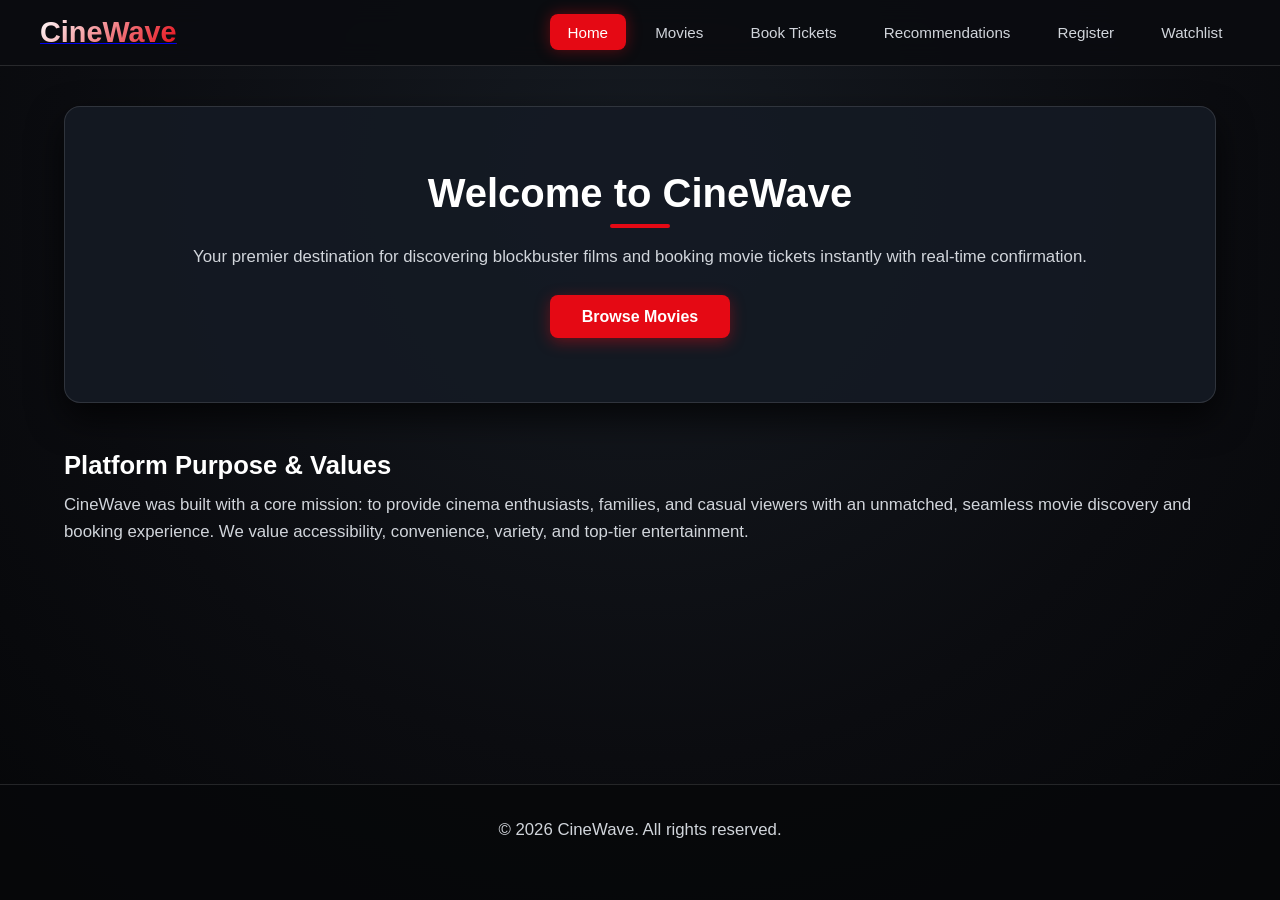
<file: wd-assign2/index.html>
<!DOCTYPE html>
<html lang="en">
<head>
    <meta charset="UTF-8">
    <meta name="viewport" content="width=device-width, initial-scale=1.0">
    <title>CineWave - Home</title>
    <style>
        :root {
            --bg-main: #07080a;
            --bg-card: rgba(20, 26, 36, 0.9);
            --accent-red: #e50914;
            --accent-red-hover: #f6121d;
            --accent-glow: rgba(229, 9, 20, 0.4);
            --text-primary: #ffffff;
            --text-secondary: #d1d5db;
            --border-color: rgba(255, 255, 255, 0.12);
        }

        @keyframes pageGlideIn {
            from { opacity: 0; transform: translateY(20px); }
            to { opacity: 1; transform: translateY(0); }
        }

        * { margin: 0; padding: 0; box-sizing: border-box; }

        body {
            font-family: 'Segoe UI', Tahoma, Geneva, Verdana, sans-serif;
            background: radial-gradient(circle at 50% 20%, #161b22 0%, #0b0c10 60%, #050608 100%);
            color: var(--text-primary);
            min-height: 100vh;
            display: flex;
            flex-direction: column;
            animation: pageGlideIn 0.4s ease forwards;
        }

        header {
            background: rgba(11, 12, 16, 0.95);
            backdrop-filter: blur(12px);
            border-bottom: 1px solid var(--border-color);
            padding: 1rem 2rem;
            position: sticky;
            top: 0;
            z-index: 1000;
        }

        nav {
            max-width: 1200px;
            margin: 0 auto;
            display: flex;
            justify-content: space-between;
            align-items: center;
        }

        .logo span {
            font-size: 1.8rem;
            font-weight: 800;
            background: linear-gradient(135deg, #ffffff 0%, var(--accent-red) 100%);
            -webkit-background-clip: text;
            -webkit-text-fill-color: transparent;
            text-decoration: none;
        }

        nav ul {
            list-style: none;
            display: flex;
            gap: 0.75rem;
            align-items: center;
        }

        nav ul li a {
            color: var(--text-secondary);
            text-decoration: none;
            font-size: 0.95rem;
            padding: 0.6rem 1.1rem;
            border-radius: 8px;
            transition: all 0.25s ease;
        }

        nav ul li a:hover {
            color: var(--text-primary);
            background-color: rgba(255, 255, 255, 0.1);
        }

        nav ul li a.active {
            color: var(--text-primary);
            background-color: var(--accent-red);
            box-shadow: 0 0 15px var(--accent-glow);
        }

        main {
            max-width: 1200px;
            width: 100%;
            margin: 2.5rem auto;
            padding: 0 1.5rem;
            flex: 1;
        }

        .hero {
            text-align: center;
            padding: 4rem 2rem;
            background: var(--bg-card);
            border: 1px solid var(--border-color);
            border-radius: 16px;
            margin-bottom: 3rem;
            box-shadow: 0 15px 35px rgba(0, 0, 0, 0.7);
        }

        h1 {
            font-size: 2.5rem;
            font-weight: 800;
            margin-bottom: 1rem;
            color: #fff;
        }

        h1::after {
            content: '';
            display: block;
            width: 60px;
            height: 4px;
            background: var(--accent-red);
            border-radius: 2px;
            margin: 8px auto 0 auto;
        }

        p {
            color: var(--text-secondary);
            font-size: 1.05rem;
            margin-bottom: 1.5rem;
            line-height: 1.6;
        }

        .btn {
            display: inline-block;
            background-color: var(--accent-red);
            color: #fff;
            padding: 0.8rem 2rem;
            border-radius: 8px;
            text-decoration: none;
            font-weight: 700;
            transition: all 0.25s ease;
            box-shadow: 0 4px 15px var(--accent-glow);
        }

        .btn:hover {
            background-color: var(--accent-red-hover);
            transform: translateY(-2px);
        }

        section h2 {
            font-size: 1.6rem;
            margin-bottom: 0.75rem;
            color: #fff;
        }

        footer {
            background-color: rgba(7, 8, 10, 0.95);
            border-top: 1px solid var(--border-color);
            text-align: center;
            padding: 2rem 1.5rem;
            color: #9ca3af;
            font-size: 0.85rem;
            margin-top: auto;
        }
    </style>
</head>
<body>
    <header>
        <nav>
            <a href="index.html" class="logo"><span>CineWave</span></a>
            <ul>
                <li><a href="index.html" class="active">Home</a></li>
                <li><a href="movies.html">Movies</a></li>
                <li><a href="booking.html">Book Tickets</a></li>
                <li><a href="recommend.html">Recommendations</a></li>
                <li><a href="register.html">Register</a></li>
                <li><a href="watchlist.html">Watchlist</a></li>
            </ul>
        </nav>
    </header>

    <main>
        <section class="hero">
            <h1>Welcome to CineWave</h1>
            <p>Your premier destination for discovering blockbuster films and booking movie tickets instantly with real-time confirmation.</p>
            <a href="movies.html" class="btn">Browse Movies</a>
        </section>

        <section>
            <h2>Platform Purpose & Values</h2>
            <p>CineWave was built with a core mission: to provide cinema enthusiasts, families, and casual viewers with an unmatched, seamless movie discovery and booking experience. We value accessibility, convenience, variety, and top-tier entertainment.</p>
        </section>
    </main>

    <footer>
        <p>&copy; 2026 CineWave. All rights reserved.</p>
    </footer>
</body>
</html>
</file>
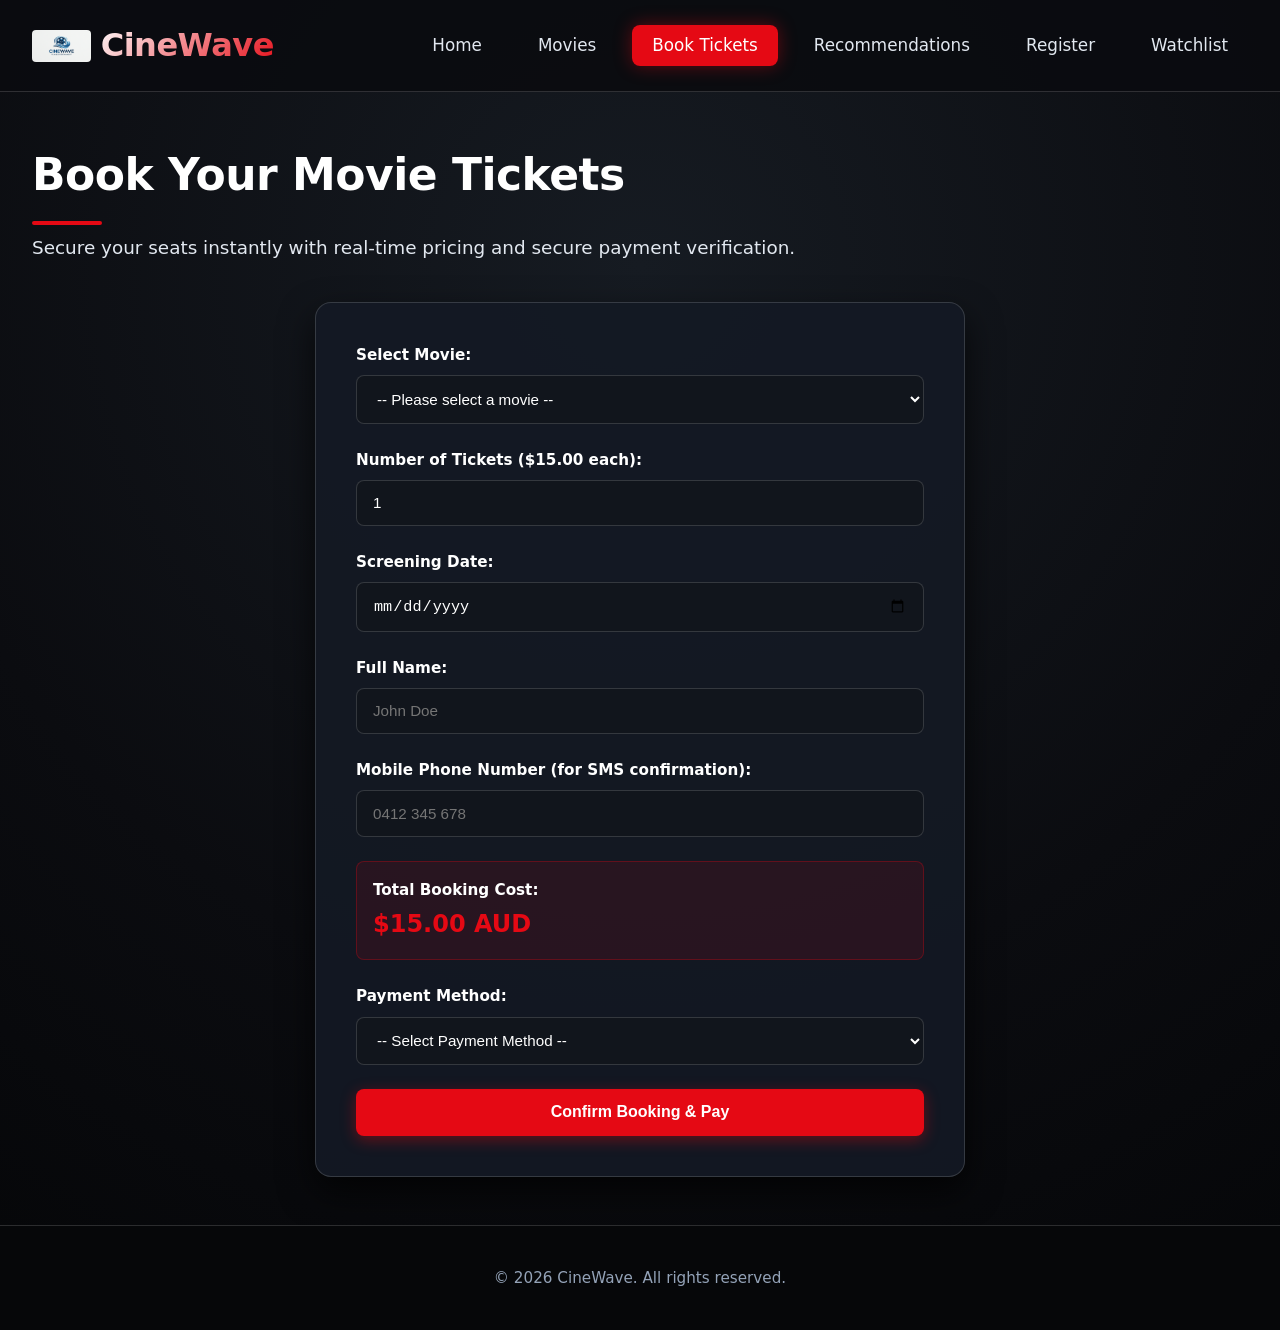
<file: wd-assign2/booking.html>
<!DOCTYPE html>
<html lang="en">
<head>
    <meta charset="UTF-8">
    <meta name="viewport" content="width=device-width, initial-scale=1.0">
    <title>Book Tickets - CineWave</title>
    <link rel="stylesheet" href="css/style.css">
</head>
<body>
    <header>
        <nav>
            <a href="index.html" class="logo">
                <img src="image/logo.jpg" alt="CineWave Logo">
                <span>CineWave</span>
            </a>
            <ul>
                <li><a href="index.html">Home</a></li>
                <li><a href="movies.html">Movies</a></li>
                <li><a href="booking.html" class="active">Book Tickets</a></li>
                <li><a href="recommend.html">Recommendations</a></li>
                <li><a href="register.html">Register</a></li>
                <li><a href="watchlist.html">Watchlist</a></li>
            </ul>
        </nav>
    </header>

    <main>
        <h1>Book Your Movie Tickets</h1>
        <p class="subtitle">Secure your seats instantly with real-time pricing and secure payment verification.</p>
        
        <form id="bookingForm" class="booking-form" onsubmit="handleBooking(event)">
            <div class="form-group">
                <label for="movie">Select Movie:</label>
                <select id="movie" name="movie" required>
                    <option value="">-- Please select a movie --</option>
                    <option value="3 Idiots">3 Idiots</option>
                    <option value="Interstellar">Interstellar</option>
                    <option value="The Nun">The Nun</option>
                    <option value="The Incredibles">The Incredibles</option>
                    <option value="Get Out">Get Out</option>
                    <option value="Finlay Kane">Finlay Kane</option>
                </select>
            </div>

            <div class="form-group">
                <label for="tickets">Number of Tickets ($15.00 each):</label>
                <input type="number" id="tickets" name="tickets" min="1" max="10" value="1" required>
            </div>

            <div class="form-group">
                <label for="date">Screening Date:</label>
                <input type="date" id="date" name="date" required>
            </div>

            <div class="form-group">
                <label for="fullname">Full Name:</label>
                <input type="text" id="fullname" name="fullname" placeholder="John Doe" required>
            </div>

            <div class="form-group">
                <label for="phone">Mobile Phone Number (for SMS confirmation):</label>
                <input type="tel" id="phone" name="phone" placeholder="0412 345 678" required>
            </div>

            <!-- Booking Cost Display -->
            <div class="form-group" style="background: rgba(229, 9, 20, 0.1); padding: 1rem; border-radius: 8px; border: 1px solid rgba(229, 9, 20, 0.3);">
                <label style="color: #fff; margin-bottom: 0.2rem;">Total Booking Cost:</label>
                <span id="totalCostDisplay" style="font-size: 1.5rem; font-weight: 800; color: #e50914;">$15.00 AUD</span>
            </div>

            <!-- Payment Logic Selection -->
            <div class="form-group">
                <label for="paymentMethod">Payment Method:</label>
                <select id="paymentMethod" name="paymentMethod" required>
                    <option value="">-- Select Payment Method --</option>
                    <option value="Credit Card">Credit / Debit Card</option>
                    <option value="PayPal">PayPal</option>
                    <option value="CommBank NetBank">CommBank NetBank Transfer</option>
                </select>
            </div>

            <!-- Conditional Credit Card Fields (Hidden by default) -->
            <div id="creditCardDetails" style="display: none; border-left: 3px solid #e50914; padding-left: 1rem; margin-bottom: 1.5rem;">
                <div class="form-group">
                    <label for="cardNumber">Card Number:</label>
                    <input type="text" id="cardNumber" name="cardNumber" placeholder="16-digit card number" maxlength="16">
                </div>
                <div style="display: grid; grid-template-columns: 1fr 1fr; gap: 1rem;">
                    <div class="form-group">
                        <label for="cardExpiry">Expiry Date:</label>
                        <input type="text" id="cardExpiry" name="cardExpiry" placeholder="MM/YY" maxlength="5">
                    </div>
                    <div class="form-group">
                        <label for="cardCvv">CVV:</label>
                        <input type="password" id="cardCvv" name="cardCvv" placeholder="123" maxlength="3">
                    </div>
                </div>
            </div>

            <button type="submit" class="btn-submit">Confirm Booking & Pay</button>
        </form>

        <div id="confirmation-box" style="display: none;">
            <h2>🎉 Booking Confirmed & Paid!</h2>
            <p style="margin-top: 1rem;">Thank you, <span id="conf-name" style="color: #fff; font-weight: bold;"></span>!</p>
            <p>Your seats for <span id="conf-movie" style="color: var(--accent-red); font-weight: bold;"></span> have been reserved for <span id="conf-date" style="color: #fff; font-weight: bold;"></span>.</p>
            <p style="margin-top: 0.5rem; color: #94a3b8;">Payment Summary: <span id="conf-total" style="color: #fff; font-weight: bold;"></span></p>
            <button onclick="resetBookingForm()" class="btn-submit" style="width: auto; margin-top: 1.5rem; padding: 0.7rem 1.5rem;">Book Another Ticket</button>
        </div>
    </main>

    <footer>
        <p>&copy; 2026 CineWave. All rights reserved.</p>
    </footer>

    <script src="js/script.js"></script>
</body>
</html>
</file>
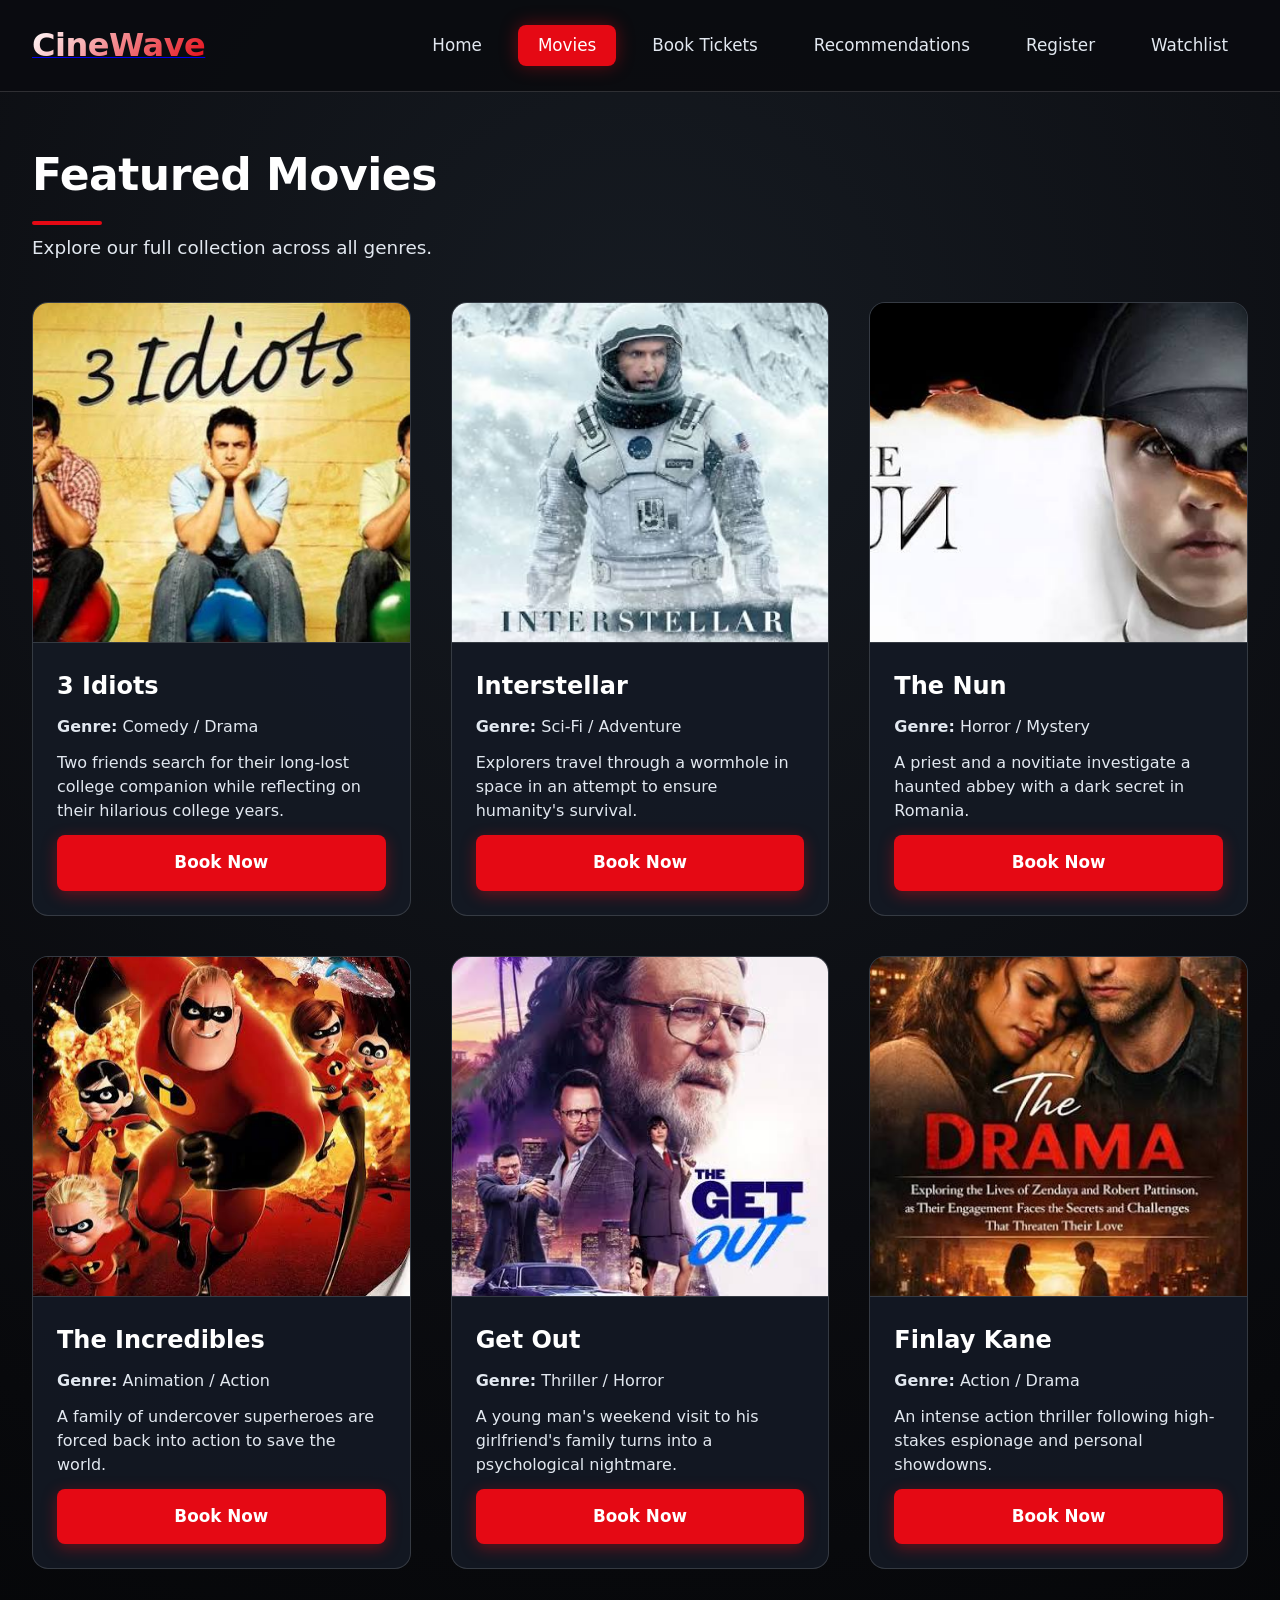
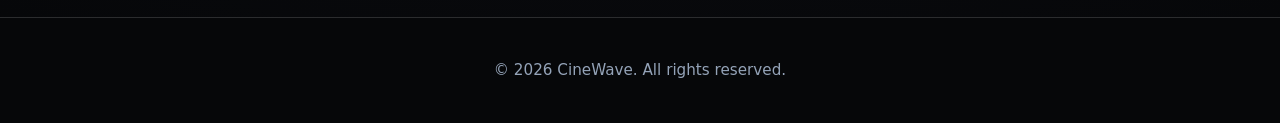
<file: wd-assign2/movies.html>
<!DOCTYPE html>
<html lang="en">
<head>
    <meta charset="UTF-8">
    <meta name="viewport" content="width=device-width, initial-scale=1.0">
    <title>Explore Movies - CineWave</title>
    <style>
        :root {
            --bg-main: #07080a;
            --bg-card: rgba(20, 26, 36, 0.92);
            --bg-card-hover: rgba(28, 37, 51, 1);
            --accent-red: #e50914;
            --accent-red-hover: #f6121d;
            --accent-glow: rgba(229, 9, 20, 0.4);
            --text-primary: #ffffff;
            --text-secondary: #e2e8f0;
            --border-color: rgba(255, 255, 255, 0.15);
        }

        @keyframes pageGlideIn {
            from { opacity: 0; transform: translateY(15px); }
            to { opacity: 1; transform: translateY(0); }
        }

        * {
            margin: 0;
            padding: 0;
            box-sizing: border-box;
        }

        body {
            font-family: 'Inter', 'Segoe UI', system-ui, -apple-system, sans-serif;
            background: radial-gradient(circle at 50% 20%, #161b22 0%, #0b0c10 60%, #050608 100%);
            color: var(--text-primary);
            min-height: 100vh;
            display: flex;
            flex-direction: column;
            animation: pageGlideIn 0.4s ease forwards;
            font-size: 16px;
            line-height: 1.6;
        }

        /* Navigation Header */
        header {
            background: rgba(11, 12, 16, 0.95);
            backdrop-filter: blur(14px);
            border-bottom: 1px solid var(--border-color);
            padding: 1.25rem 2rem;
            position: sticky;
            top: 0;
            z-index: 1000;
        }

        nav {
            max-width: 1280px;
            margin: 0 auto;
            display: flex;
            justify-content: space-between;
            align-items: center;
        }

        .logo span {
            font-size: 2rem;
            font-weight: 800;
            letter-spacing: -0.5px;
            background: linear-gradient(135deg, #ffffff 0%, var(--accent-red) 100%);
            -webkit-background-clip: text;
            -webkit-text-fill-color: transparent;
            text-decoration: none;
        }

        nav ul {
            list-style: none;
            display: flex;
            gap: 1rem;
            align-items: center;
        }

        nav ul li a {
            color: var(--text-secondary);
            text-decoration: none;
            font-size: 1.05rem;
            font-weight: 500;
            padding: 0.65rem 1.25rem;
            border-radius: 8px;
            transition: all 0.25s ease;
        }

        nav ul li a:hover {
            color: var(--text-primary);
            background-color: rgba(255, 255, 255, 0.1);
        }

        nav ul li a.active {
            color: var(--text-primary);
            background-color: var(--accent-red);
            box-shadow: 0 0 18px var(--accent-glow);
        }

        /* Main Content Layout */
        main {
            max-width: 1280px;
            width: 100%;
            margin: 3rem auto;
            padding: 0 2rem;
            flex: 1;
        }

        h1 {
            font-size: 2.75rem;
            font-weight: 800;
            margin-bottom: 0.5rem;
            color: #fff;
            letter-spacing: -0.5px;
        }

        h1::after {
            content: '';
            display: block;
            width: 70px;
            height: 4px;
            background: var(--accent-red);
            border-radius: 2px;
            margin-top: 10px;
        }

        p.subtitle {
            color: var(--text-secondary);
            font-size: 1.15rem;
            margin-bottom: 2.5rem;
        }

        /* Strict Grid Layout */
        .movie-grid {
            display: grid;
            grid-template-columns: repeat(auto-fill, minmax(320px, 1fr));
            gap: 2.5rem;
        }

        /* Movie Card Styling */
        .movie-card {
            background: var(--bg-card);
            border: 1px solid var(--border-color);
            border-radius: 16px;
            overflow: hidden;
            display: flex;
            flex-direction: column;
            transition: transform 0.3s ease, border-color 0.3s ease, box-shadow 0.3s ease;
        }

        .movie-card:hover {
            transform: translateY(-8px);
            border-color: var(--accent-red);
            box-shadow: 0 16px 35px rgba(229, 9, 20, 0.35);
            background-color: var(--bg-card-hover);
        }

        .movie-card img {
            width: 100% !important;
            height: 340px !important;
            max-height: 340px !important;
            object-fit: cover !important;
            display: block;
            border-bottom: 1px solid var(--border-color);
        }

        .movie-card-content {
            padding: 1.5rem;
            display: flex;
            flex-direction: column;
            flex: 1;
        }

        .movie-card-content h2 {
            font-size: 1.5rem;
            font-weight: 700;
            color: #fff;
            margin-bottom: 0.6rem;
        }

        .movie-card-content p {
            color: var(--text-secondary);
            font-size: 1rem;
            margin-bottom: 0.75rem;
            line-height: 1.5;
        }

        /* Action Button */
        .btn {
            display: inline-block;
            text-align: center;
            background-color: var(--accent-red);
            color: #fff;
            padding: 0.9rem 1.25rem;
            border-radius: 8px;
            text-decoration: none;
            font-weight: 700;
            font-size: 1.05rem;
            margin-top: auto;
            transition: background-color 0.25s ease, transform 0.25s ease, box-shadow 0.25s ease;
            box-shadow: 0 4px 15px var(--accent-glow);
        }

        .btn:hover {
            background-color: var(--accent-red-hover);
            transform: translateY(-2px);
            box-shadow: 0 6px 20px rgba(246, 18, 29, 0.5);
        }

        /* Footer */
        footer {
            background-color: rgba(7, 8, 10, 0.95);
            border-top: 1px solid var(--border-color);
            text-align: center;
            padding: 2.5rem 2rem;
            color: #94a3b8;
            font-size: 0.95rem;
            margin-top: auto;
        }
    </style>
</head>
<body>
    <header>
        <nav>
            <a href="index.html" class="logo"><span>CineWave</span></a>
            <ul>
                <li><a href="index.html">Home</a></li>
                <li><a href="movies.html" class="active">Movies</a></li>
                <li><a href="booking.html">Book Tickets</a></li>
                <li><a href="recommend.html">Recommendations</a></li>
                <li><a href="register.html">Register</a></li>
                <li><a href="watchlist.html">Watchlist</a></li>
            </ul>
        </nav>
    </header>

    <main>
        <h1>Featured Movies</h1>
        <p class="subtitle">Explore our full collection across all genres.</p>

        <div class="movie-grid">
            <!-- 1. 3 Idiots -->
            <article class="movie-card">
                <img src="image/3 idiots(comedy).jpg" alt="3 Idiots Poster">
                <div class="movie-card-content">
                    <h2>3 Idiots</h2>
                    <p><strong>Genre:</strong> Comedy / Drama</p>
                    <p>Two friends search for their long-lost college companion while reflecting on their hilarious college years.</p>
                    <a href="booking.html" class="btn">Book Now</a>
                </div>
            </article>

            <!-- 2. Interstellar -->
            <article class="movie-card">
                <img src="image/interstellar(sci-fi).jpg" alt="Interstellar Poster">
                <div class="movie-card-content">
                    <h2>Interstellar</h2>
                    <p><strong>Genre:</strong> Sci-Fi / Adventure</p>
                    <p>Explorers travel through a wormhole in space in an attempt to ensure humanity's survival.</p>
                    <a href="booking.html" class="btn">Book Now</a>
                </div>
            </article>

            <!-- 3. The Nun -->
            <article class="movie-card">
                <img src="image/the nun(horror).jpg" alt="The Nun Poster">
                <div class="movie-card-content">
                    <h2>The Nun</h2>
                    <p><strong>Genre:</strong> Horror / Mystery</p>
                    <p>A priest and a novitiate investigate a haunted abbey with a dark secret in Romania.</p>
                    <a href="booking.html" class="btn">Book Now</a>
                </div>
            </article>

            <!-- 4. The Incredibles -->
            <article class="movie-card">
                <img src="image/animation.jpg" alt="The Incredibles Poster">
                <div class="movie-card-content">
                    <h2>The Incredibles</h2>
                    <p><strong>Genre:</strong> Animation / Action</p>
                    <p>A family of undercover superheroes are forced back into action to save the world.</p>
                    <a href="booking.html" class="btn">Book Now</a>
                </div>
            </article>

            <!-- 5. Get Out -->
            <article class="movie-card">
                <img src="image/action movie.jpg" alt="Get Out Poster">
                <div class="movie-card-content">
                    <h2>Get Out</h2>
                    <p><strong>Genre:</strong> Thriller / Horror</p>
                    <p>A young man's weekend visit to his girlfriend's family turns into a psychological nightmare.</p>
                    <a href="booking.html" class="btn">Book Now</a>
                </div>
            </article>

            <!-- 6. Finlay Kane -->
            <article class="movie-card">
                <img src="image/drama.jpg" alt="Finlay Kane Poster">
                <div class="movie-card-content">
                    <h2>Finlay Kane</h2>
                    <p><strong>Genre:</strong> Action / Drama</p>
                    <p>An intense action thriller following high-stakes espionage and personal showdowns.</p>
                    <a href="booking.html" class="btn">Book Now</a>
                </div>
            </article>
        </div>
    </main>

    <footer>
        <p>&copy; 2026 CineWave. All rights reserved.</p>
    </footer>
</body>
</html>
</file>
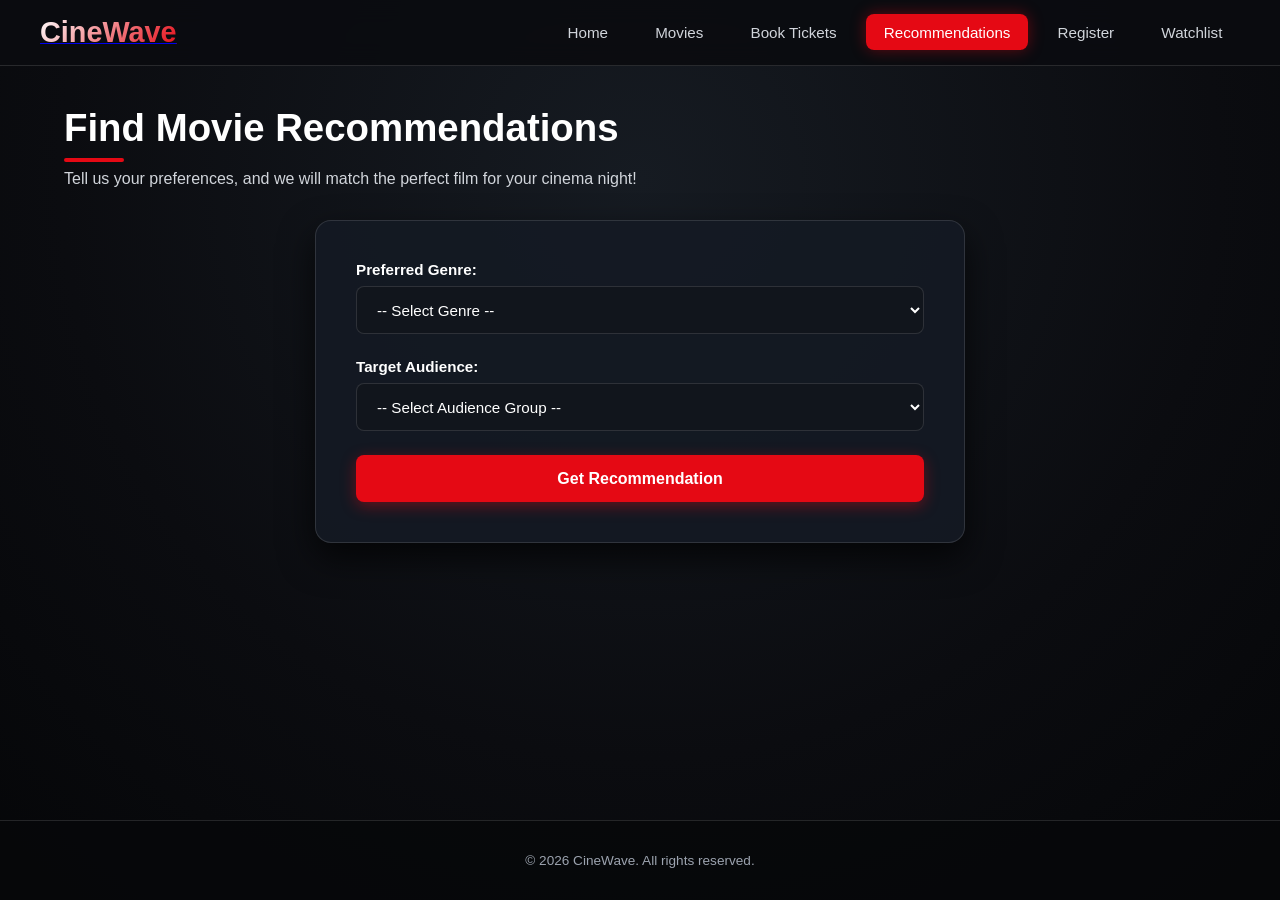
<file: wd-assign2/recommend.html>
<!DOCTYPE html>
<html lang="en">
<head>
    <meta charset="UTF-8">
    <meta name="viewport" content="width=device-width, initial-scale=1.0">
    <title>Movie Recommendations - CineWave</title>
    <style>
        :root {
            --bg-main: #07080a;
            --bg-card: rgba(20, 26, 36, 0.9);
            --bg-input: #11151c;
            --accent-red: #e50914;
            --accent-red-hover: #f6121d;
            --accent-glow: rgba(229, 9, 20, 0.4);
            --text-primary: #ffffff;
            --text-secondary: #d1d5db;
            --border-color: rgba(255, 255, 255, 0.12);
        }

        @keyframes pageGlideIn {
            from { opacity: 0; transform: translateY(20px); }
            to { opacity: 1; transform: translateY(0); }
        }

        * { margin: 0; padding: 0; box-sizing: border-box; }

        body {
            font-family: 'Segoe UI', Tahoma, Geneva, Verdana, sans-serif;
            background: radial-gradient(circle at 50% 20%, #161b22 0%, #0b0c10 60%, #050608 100%);
            color: var(--text-primary);
            min-height: 100vh;
            display: flex;
            flex-direction: column;
            animation: pageGlideIn 0.4s ease forwards;
        }

        header {
            background: rgba(11, 12, 16, 0.95);
            backdrop-filter: blur(12px);
            border-bottom: 1px solid var(--border-color);
            padding: 1rem 2rem;
            position: sticky;
            top: 0;
            z-index: 1000;
        }

        nav {
            max-width: 1200px;
            margin: 0 auto;
            display: flex;
            justify-content: space-between;
            align-items: center;
        }

        .logo span {
            font-size: 1.8rem;
            font-weight: 800;
            background: linear-gradient(135deg, #ffffff 0%, var(--accent-red) 100%);
            -webkit-background-clip: text;
            -webkit-text-fill-color: transparent;
            text-decoration: none;
        }

        nav ul {
            list-style: none;
            display: flex;
            gap: 0.75rem;
            align-items: center;
        }

        nav ul li a {
            color: var(--text-secondary);
            text-decoration: none;
            font-size: 0.95rem;
            padding: 0.6rem 1.1rem;
            border-radius: 8px;
            transition: all 0.25s ease;
        }

        nav ul li a:hover {
            color: var(--text-primary);
            background-color: rgba(255, 255, 255, 0.1);
        }

        nav ul li a.active {
            color: var(--text-primary);
            background-color: var(--accent-red);
            box-shadow: 0 0 15px var(--accent-glow);
        }

        main {
            max-width: 1200px;
            width: 100%;
            margin: 2.5rem auto;
            padding: 0 1.5rem;
            flex: 1;
        }

        h1 {
            font-size: 2.4rem;
            font-weight: 800;
            margin-bottom: 0.5rem;
            color: #fff;
        }

        h1::after {
            content: '';
            display: block;
            width: 60px;
            height: 4px;
            background: var(--accent-red);
            border-radius: 2px;
            margin-top: 8px;
        }

        p.subtitle {
            color: var(--text-secondary);
            font-size: 1rem;
            margin-bottom: 2rem;
        }

        .recommend-form {
            background: var(--bg-card);
            border: 1px solid var(--border-color);
            border-radius: 16px;
            padding: 2.5rem;
            max-width: 650px;
            margin: 0 auto;
            box-shadow: 0 15px 35px rgba(0, 0, 0, 0.7);
        }

        .form-group {
            margin-bottom: 1.5rem;
            display: flex;
            flex-direction: column;
        }

        label {
            font-size: 0.95rem;
            font-weight: 600;
            color: var(--text-primary);
            margin-bottom: 0.5rem;
        }

        select {
            width: 100%;
            padding: 0.85rem 1rem;
            background-color: var(--bg-input);
            border: 1px solid var(--border-color);
            border-radius: 8px;
            color: var(--text-primary);
            font-size: 0.95rem;
            outline: none;
        }

        select:focus {
            border-color: var(--accent-red);
            box-shadow: 0 0 0 3px var(--accent-glow);
        }

        .btn-submit {
            display: inline-block;
            width: 100%;
            text-align: center;
            background-color: var(--accent-red);
            color: #fff;
            font-size: 1rem;
            font-weight: 700;
            padding: 0.9rem 1.5rem;
            border: none;
            border-radius: 8px;
            cursor: pointer;
            transition: all 0.25s ease;
            box-shadow: 0 4px 15px var(--accent-glow);
        }

        .btn-submit:hover {
            background-color: var(--accent-red-hover);
            transform: translateY(-2px);
        }

        #recommendation-result {
            display: none;
            margin: 2rem auto 0 auto;
            padding: 2.5rem;
            background: var(--bg-card);
            border: 2px solid var(--accent-red);
            border-radius: 16px;
            max-width: 650px;
            box-shadow: 0 15px 35px rgba(0, 0, 0, 0.7);
            text-align: center;
        }

        #recommendation-result h2 {
            font-size: 1.4rem;
            color: #fff;
            margin-bottom: 0.5rem;
        }

        .btn {
            display: inline-block;
            background-color: var(--accent-red);
            color: #fff;
            padding: 0.8rem 1.5rem;
            border-radius: 8px;
            text-decoration: none;
            font-weight: 700;
            margin-top: 1.5rem;
            transition: all 0.25s ease;
            box-shadow: 0 4px 15px var(--accent-glow);
        }

        .btn:hover {
            background-color: var(--accent-red-hover);
            transform: translateY(-2px);
        }

        footer {
            background-color: rgba(7, 8, 10, 0.95);
            border-top: 1px solid var(--border-color);
            text-align: center;
            padding: 2rem 1.5rem;
            color: #9ca3af;
            font-size: 0.85rem;
            margin-top: auto;
        }
    </style>
</head>
<body>
    <header>
        <nav>
            <a href="index.html" class="logo"><span>CineWave</span></a>
            <ul>
                <li><a href="index.html">Home</a></li>
                <li><a href="movies.html">Movies</a></li>
                <li><a href="booking.html">Book Tickets</a></li>
                <li><a href="recommend.html" class="active">Recommendations</a></li>
                <li><a href="register.html">Register</a></li>
                <li><a href="watchlist.html">Watchlist</a></li>
            </ul>
        </nav>
    </header>

    <main>
        <h1>Find Movie Recommendations</h1>
        <p class="subtitle">Tell us your preferences, and we will match the perfect film for your cinema night!</p>

        <form id="recommendForm" class="recommend-form" onsubmit="generateRecommendation(event)">
            <div class="form-group">
                <label for="genre">Preferred Genre:</label>
                <select id="genre" name="genre" required>
                    <option value="">-- Select Genre --</option>
                    <option value="Sci-Fi">Sci-Fi</option>
                    <option value="Comedy">Comedy</option>
                    <option value="Horror">Horror</option>
                    <option value="Animation">Animation</option>
                </select>
            </div>

            <div class="form-group">
                <label for="audience">Target Audience:</label>
                <select id="audience" name="audience" required>
                    <option value="">-- Select Audience Group --</option>
                    <option value="Family">Family & Kids</option>
                    <option value="Teens">Teens</option>
                    <option value="Adults">Adults</option>
                </select>
            </div>

            <button type="submit" class="btn-submit">Get Recommendation</button>
        </form>

        <div id="recommendation-result">
            <h2>🎉 Your Recommended Movie:</h2>
            <p id="recommended-title" style="font-size: 1.6rem; font-weight: bold; color: var(--accent-red); margin: 0.75rem 0;"></p>
            <p id="recommended-desc" style="color: var(--text-secondary);"></p>
            <a href="booking.html" class="btn">Book Tickets Now</a>
        </div>
    </main>

    <script>
        function generateRecommendation(e) {
            e.preventDefault();
            const genre = document.getElementById('genre').value;
            const resultBox = document.getElementById('recommendation-result');
            const titleBox = document.getElementById('recommended-title');
            const descBox = document.getElementById('recommended-desc');

            let movie = "Interstellar";
            let desc = "An epic sci-fi journey across space and time exploring human survival.";

            if (genre === "Comedy") {
                movie = "3 Idiots";
                desc = "A hilarious and heartwarming comedy-drama about college life and following your passion.";
            } else if (genre === "Horror") {
                movie = "The Nun";
                desc = "A terrifying supernatural horror mystery investigating a dark haunted abbey.";
            } else if (genre === "Animation") {
                movie = "The Incredibles";
                desc = "An incredible animated family action adventure about a family of undercover superheroes.";
            }

            titleBox.textContent = movie;
            descBox.textContent = desc;
            resultBox.style.display = "block";
        }
    </script>

    <footer>
        <p>&copy; 2026 CineWave. All rights reserved.</p>
    </footer>
</body>
</html>
</file>
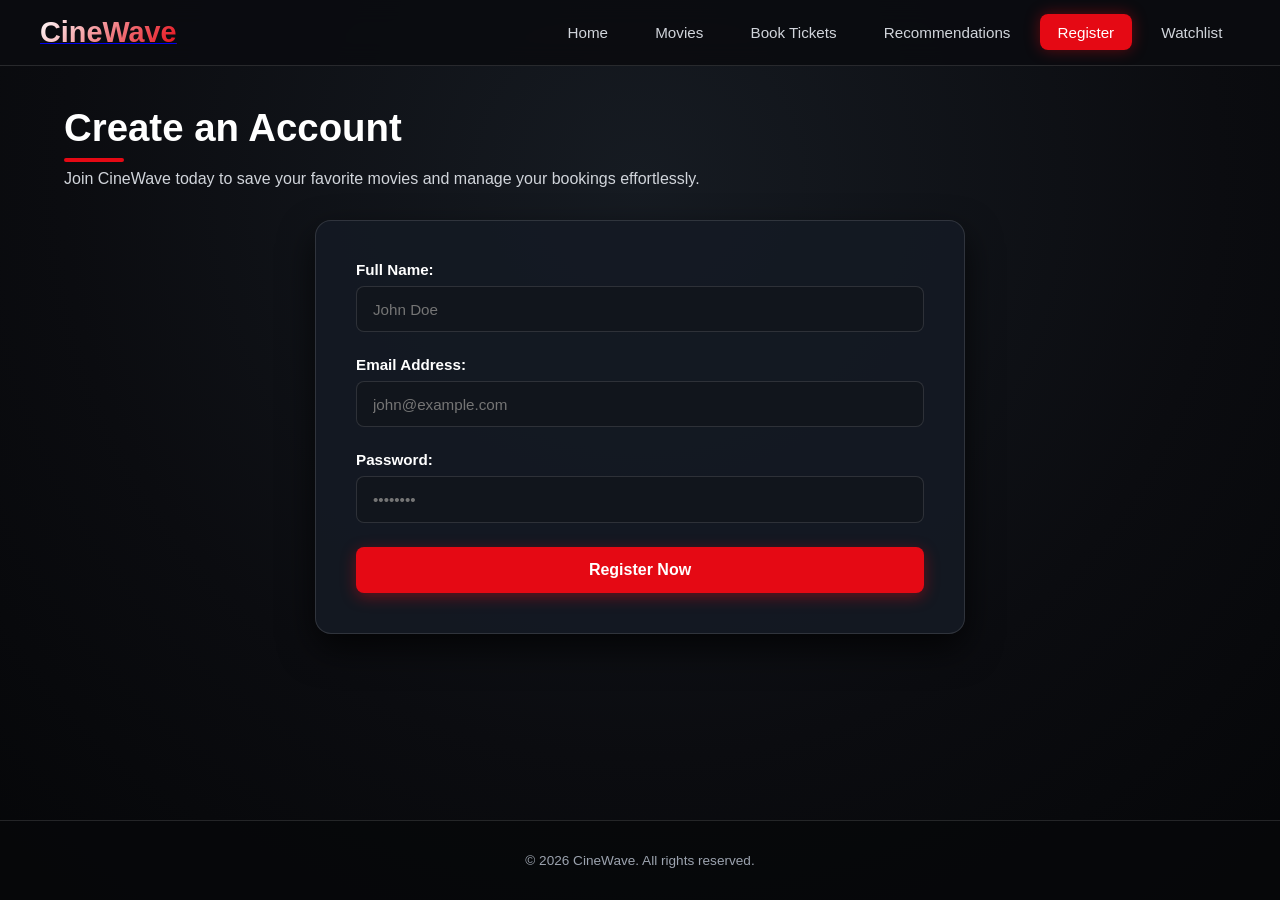
<file: wd-assign2/register.html>
<!DOCTYPE html>
<html lang="en">
<head>
    <meta charset="UTF-8">
    <meta name="viewport" content="width=device-width, initial-scale=1.0">
    <title>Register - CineWave</title>
    <style>
        :root {
            --bg-main: #07080a;
            --bg-card: rgba(20, 26, 36, 0.9);
            --bg-input: #11151c;
            --accent-red: #e50914;
            --accent-red-hover: #f6121d;
            --accent-glow: rgba(229, 9, 20, 0.4);
            --text-primary: #ffffff;
            --text-secondary: #d1d5db;
            --border-color: rgba(255, 255, 255, 0.12);
        }

        @keyframes pageGlideIn {
            from { opacity: 0; transform: translateY(20px); }
            to { opacity: 1; transform: translateY(0); }
        }

        * { margin: 0; padding: 0; box-sizing: border-box; }

        body {
            font-family: 'Segoe UI', Tahoma, Geneva, Verdana, sans-serif;
            background: radial-gradient(circle at 50% 20%, #161b22 0%, #0b0c10 60%, #050608 100%);
            color: var(--text-primary);
            min-height: 100vh;
            display: flex;
            flex-direction: column;
            animation: pageGlideIn 0.4s ease forwards;
        }

        header {
            background: rgba(11, 12, 16, 0.95);
            backdrop-filter: blur(12px);
            border-bottom: 1px solid var(--border-color);
            padding: 1rem 2rem;
            position: sticky;
            top: 0;
            z-index: 1000;
        }

        nav {
            max-width: 1200px;
            margin: 0 auto;
            display: flex;
            justify-content: space-between;
            align-items: center;
        }

        .logo span {
            font-size: 1.8rem;
            font-weight: 800;
            background: linear-gradient(135deg, #ffffff 0%, var(--accent-red) 100%);
            -webkit-background-clip: text;
            -webkit-text-fill-color: transparent;
            text-decoration: none;
        }

        nav ul {
            list-style: none;
            display: flex;
            gap: 0.75rem;
            align-items: center;
        }

        nav ul li a {
            color: var(--text-secondary);
            text-decoration: none;
            font-size: 0.95rem;
            padding: 0.6rem 1.1rem;
            border-radius: 8px;
            transition: all 0.25s ease;
        }

        nav ul li a:hover {
            color: var(--text-primary);
            background-color: rgba(255, 255, 255, 0.1);
        }

        nav ul li a.active {
            color: var(--text-primary);
            background-color: var(--accent-red);
            box-shadow: 0 0 15px var(--accent-glow);
        }

        main {
            max-width: 1200px;
            width: 100%;
            margin: 2.5rem auto;
            padding: 0 1.5rem;
            flex: 1;
        }

        h1 {
            font-size: 2.4rem;
            font-weight: 800;
            margin-bottom: 0.5rem;
            color: #fff;
        }

        h1::after {
            content: '';
            display: block;
            width: 60px;
            height: 4px;
            background: var(--accent-red);
            border-radius: 2px;
            margin-top: 8px;
        }

        p.subtitle {
            color: var(--text-secondary);
            font-size: 1rem;
            margin-bottom: 2rem;
        }

        .register-form {
            background: var(--bg-card);
            border: 1px solid var(--border-color);
            border-radius: 16px;
            padding: 2.5rem;
            max-width: 650px;
            margin: 0 auto;
            box-shadow: 0 15px 35px rgba(0, 0, 0, 0.7);
        }

        .form-group {
            margin-bottom: 1.5rem;
            display: flex;
            flex-direction: column;
        }

        label {
            font-size: 0.95rem;
            font-weight: 600;
            color: var(--text-primary);
            margin-bottom: 0.5rem;
        }

        input[type="text"],
        input[type="email"],
        input[type="password"] {
            width: 100%;
            padding: 0.85rem 1rem;
            background-color: var(--bg-input);
            border: 1px solid var(--border-color);
            border-radius: 8px;
            color: var(--text-primary);
            font-size: 0.95rem;
            outline: none;
        }

        input:focus {
            border-color: var(--accent-red);
            box-shadow: 0 0 0 3px var(--accent-glow);
        }

        .btn-submit {
            display: inline-block;
            width: 100%;
            text-align: center;
            background-color: var(--accent-red);
            color: #fff;
            font-size: 1rem;
            font-weight: 700;
            padding: 0.9rem 1.5rem;
            border: none;
            border-radius: 8px;
            cursor: pointer;
            transition: all 0.25s ease;
            box-shadow: 0 4px 15px var(--accent-glow);
        }

        .btn-submit:hover {
            background-color: var(--accent-red-hover);
            transform: translateY(-2px);
        }

        footer {
            background-color: rgba(7, 8, 10, 0.95);
            border-top: 1px solid var(--border-color);
            text-align: center;
            padding: 2rem 1.5rem;
            color: #9ca3af;
            font-size: 0.85rem;
            margin-top: auto;
        }
    </style>
</head>
<body>
    <header>
        <nav>
            <a href="index.html" class="logo"><span>CineWave</span></a>
            <ul>
                <li><a href="index.html">Home</a></li>
                <li><a href="movies.html">Movies</a></li>
                <li><a href="booking.html">Book Tickets</a></li>
                <li><a href="recommend.html">Recommendations</a></li>
                <li><a href="register.html" class="active">Register</a></li>
                <li><a href="watchlist.html">Watchlist</a></li>
            </ul>
        </nav>
    </header>

    <main>
        <h1>Create an Account</h1>
        <p class="subtitle">Join CineWave today to save your favorite movies and manage your bookings effortlessly.</p>

        <form action="#" method="POST" class="register-form">
            <div class="form-group">
                <label for="fullname">Full Name:</label>
                <input type="text" id="fullname" name="fullname" placeholder="John Doe" required>
            </div>
            <div class="form-group">
                <label for="email">Email Address:</label>
                <input type="email" id="email" name="email" placeholder="john@example.com" required>
            </div>
            <div class="form-group">
                <label for="password">Password:</label>
                <input type="password" id="password" name="password" placeholder="••••••••" required>
            </div>
            <button type="submit" class="btn-submit">Register Now</button>
        </form>
    </main>

    <footer>
        <p>&copy; 2026 CineWave. All rights reserved.</p>
    </footer>
</body>
</html>
</file>
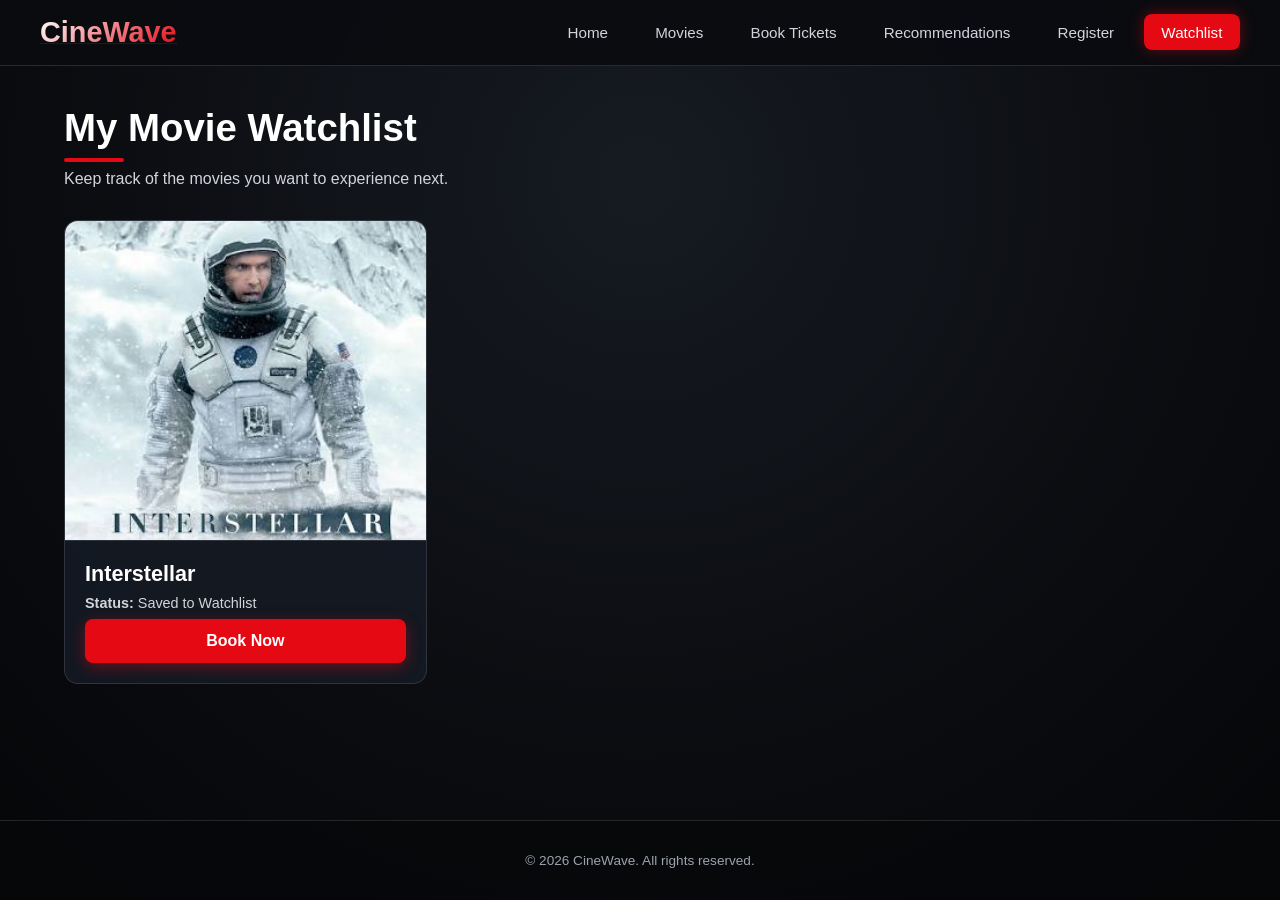
<file: wd-assign2/watchlist.html>
<!DOCTYPE html>
<html lang="en">
<head>
    <meta charset="UTF-8">
    <meta name="viewport" content="width=device-width, initial-scale=1.0">
    <title>My Watchlist - CineWave</title>
    <style>
        :root {
            --bg-main: #07080a;
            --bg-card: rgba(20, 26, 36, 0.9);
            --bg-card-hover: rgba(28, 37, 51, 1);
            --accent-red: #e50914;
            --accent-red-hover: #f6121d;
            --accent-glow: rgba(229, 9, 20, 0.4);
            --text-primary: #ffffff;
            --text-secondary: #d1d5db;
            --border-color: rgba(255, 255, 255, 0.12);
        }

        @keyframes pageGlideIn {
            from { opacity: 0; transform: translateY(20px); }
            to { opacity: 1; transform: translateY(0); }
        }

        * { margin: 0; padding: 0; box-sizing: border-box; }

        body {
            font-family: 'Segoe UI', Tahoma, Geneva, Verdana, sans-serif;
            background: radial-gradient(circle at 50% 20%, #161b22 0%, #0b0c10 60%, #050608 100%);
            color: var(--text-primary);
            min-height: 100vh;
            display: flex;
            flex-direction: column;
            animation: pageGlideIn 0.4s ease forwards;
        }

        header {
            background: rgba(11, 12, 16, 0.95);
            backdrop-filter: blur(12px);
            border-bottom: 1px solid var(--border-color);
            padding: 1rem 2rem;
            position: sticky;
            top: 0;
            z-index: 1000;
        }

        nav {
            max-width: 1200px;
            margin: 0 auto;
            display: flex;
            justify-content: space-between;
            align-items: center;
        }

        .logo span {
            font-size: 1.8rem;
            font-weight: 800;
            background: linear-gradient(135deg, #ffffff 0%, var(--accent-red) 100%);
            -webkit-background-clip: text;
            -webkit-text-fill-color: transparent;
            text-decoration: none;
        }

        nav ul {
            list-style: none;
            display: flex;
            gap: 0.75rem;
            align-items: center;
        }

        nav ul li a {
            color: var(--text-secondary);
            text-decoration: none;
            font-size: 0.95rem;
            padding: 0.6rem 1.1rem;
            border-radius: 8px;
            transition: all 0.25s ease;
        }

        nav ul li a:hover {
            color: var(--text-primary);
            background-color: rgba(255, 255, 255, 0.1);
        }

        nav ul li a.active {
            color: var(--text-primary);
            background-color: var(--accent-red);
            box-shadow: 0 0 15px var(--accent-glow);
        }

        main {
            max-width: 1200px;
            width: 100%;
            margin: 2.5rem auto;
            padding: 0 1.5rem;
            flex: 1;
        }

        h1 {
            font-size: 2.4rem;
            font-weight: 800;
            margin-bottom: 0.5rem;
            color: #fff;
        }

        h1::after {
            content: '';
            display: block;
            width: 60px;
            height: 4px;
            background: var(--accent-red);
            border-radius: 2px;
            margin-top: 8px;
        }

        p.subtitle {
            color: var(--text-secondary);
            font-size: 1rem;
            margin-bottom: 2rem;
        }

        .movie-grid {
            display: grid;
            grid-template-columns: repeat(auto-fill, minmax(280px, 1fr));
            gap: 2rem;
        }

        .movie-card {
            background: var(--bg-card);
            border: 1px solid var(--border-color);
            border-radius: 14px;
            overflow: hidden;
            display: flex;
            flex-direction: column;
            transition: transform 0.3s ease, border-color 0.3s ease, box-shadow 0.3s ease;
        }

        .movie-card:hover {
            transform: translateY(-6px);
            border-color: var(--accent-red);
            box-shadow: 0 12px 30px rgba(229, 9, 20, 0.3);
            background-color: var(--bg-card-hover);
        }

        .movie-card img {
            width: 100% !important;
            height: 320px !important;
            max-height: 320px !important;
            object-fit: cover !important;
            display: block;
            border-bottom: 1px solid var(--border-color);
        }

        .movie-card-content {
            padding: 1.25rem;
            display: flex;
            flex-direction: column;
            flex: 1;
        }

        .movie-card-content h2 {
            font-size: 1.35rem;
            font-weight: 700;
            color: #fff;
            margin-bottom: 0.5rem;
        }

        .movie-card-content p {
            color: var(--text-secondary);
            font-size: 0.9rem;
            margin-bottom: 0.5rem;
        }

        .btn {
            display: inline-block;
            text-align: center;
            background-color: var(--accent-red);
            color: #fff;
            padding: 0.8rem 1rem;
            border-radius: 8px;
            text-decoration: none;
            font-weight: 700;
            margin-top: auto;
            transition: background-color 0.25s ease, transform 0.25s ease, box-shadow 0.25s ease;
            box-shadow: 0 4px 15px var(--accent-glow);
        }

        .btn:hover {
            background-color: var(--accent-red-hover);
            transform: translateY(-2px);
            box-shadow: 0 6px 20px rgba(246, 18, 29, 0.5);
        }

        footer {
            background-color: rgba(7, 8, 10, 0.95);
            border-top: 1px solid var(--border-color);
            text-align: center;
            padding: 2rem 1.5rem;
            color: #9ca3af;
            font-size: 0.85rem;
            margin-top: auto;
        }
    </style>
</head>
<body>
    <header>
        <nav>
            <a href="index.html" class="logo"><span>CineWave</span></a>
            <ul>
                <li><a href="index.html">Home</a></li>
                <li><a href="movies.html">Movies</a></li>
                <li><a href="booking.html">Book Tickets</a></li>
                <li><a href="recommend.html">Recommendations</a></li>
                <li><a href="register.html">Register</a></li>
                <li><a href="watchlist.html" class="active">Watchlist</a></li>
            </ul>
        </nav>
    </header>

    <main>
        <h1>My Movie Watchlist</h1>
        <p class="subtitle">Keep track of the movies you want to experience next.</p>

        <div class="movie-grid">
            <article class="movie-card">
                <img src="image/interstellar(sci-fi).jpg" alt="Interstellar Poster">
                <div class="movie-card-content">
                    <h2>Interstellar</h2>
                    <p><strong>Status:</strong> Saved to Watchlist</p>
                    <a href="booking.html" class="btn">Book Now</a>
                </div>
            </article>
        </div>
    </main>

    <footer>
        <p>&copy; 2026 CineWave. All rights reserved.</p>
    </footer>
</body>
</html>
</file>
<file: wd-assign2/css/style.css>
/* ==========================================================================
   CineWave - Master External CSS (COS10009 Compliant)
   ========================================================================== */

:root {
    --bg-main: #07080a;
    --bg-card: rgba(20, 26, 36, 0.92);
    --bg-card-hover: rgba(28, 37, 51, 1);
    --bg-input: #11151c;
    --accent-red: #e50914;
    --accent-red-hover: #f6121d;
    --accent-glow: rgba(229, 9, 20, 0.4);
    --text-primary: #ffffff;
    --text-secondary: #e2e8f0;
    --border-color: rgba(255, 255, 255, 0.15);
}

@keyframes pageGlideIn {
    from { opacity: 0; transform: translateY(15px); }
    to { opacity: 1; transform: translateY(0); }
}

* {
    margin: 0;
    padding: 0;
    box-sizing: border-box;
}

body {
    font-family: 'Inter', 'Segoe UI', system-ui, -apple-system, sans-serif;
    background: radial-gradient(circle at 50% 20%, #161b22 0%, #0b0c10 60%, #050608 100%);
    color: var(--text-primary);
    min-height: 100vh;
    display: flex;
    flex-direction: column;
    animation: pageGlideIn 0.4s ease forwards;
    font-size: 16px;
    line-height: 1.6;
}

/* Navigation Header */
header {
    background: rgba(11, 12, 16, 0.95);
    backdrop-filter: blur(14px);
    border-bottom: 1px solid var(--border-color);
    padding: 1.25rem 2rem;
    position: sticky;
    top: 0;
    z-index: 1000;
}

nav {
    max-width: 1280px;
    margin: 0 auto;
    display: flex;
    justify-content: space-between;
    align-items: center;
}

.logo {
    display: flex;
    align-items: center;
    gap: 10px;
    text-decoration: none;
}

.logo img {
    height: 32px;
    width: auto;
    max-height: 32px;
    object-fit: contain;
    border-radius: 4px;
}

.logo span {
    font-size: 2rem;
    font-weight: 800;
    letter-spacing: -0.5px;
    background: linear-gradient(135deg, #ffffff 0%, var(--accent-red) 100%);
    -webkit-background-clip: text;
    -webkit-text-fill-color: transparent;
}

nav ul {
    list-style: none;
    display: flex;
    gap: 1rem;
    align-items: center;
}

nav ul li a {
    color: var(--text-secondary);
    text-decoration: none;
    font-size: 1.05rem;
    font-weight: 500;
    padding: 0.65rem 1.25rem;
    border-radius: 8px;
    transition: all 0.25s ease;
}

nav ul li a:hover {
    color: var(--text-primary);
    background-color: rgba(255, 255, 255, 0.1);
}

nav ul li a.active {
    color: var(--text-primary);
    background-color: var(--accent-red);
    box-shadow: 0 0 18px var(--accent-glow);
}

/* Main Content Layout */
main {
    max-width: 1280px;
    width: 100%;
    margin: 3rem auto;
    padding: 0 2rem;
    flex: 1;
}

h1 {
    font-size: 2.75rem;
    font-weight: 800;
    margin-bottom: 0.5rem;
    color: #fff;
    letter-spacing: -0.5px;
}

h1::after {
    content: '';
    display: block;
    width: 70px;
    height: 4px;
    background: var(--accent-red);
    border-radius: 2px;
    margin-top: 10px;
}

p.subtitle {
    color: var(--text-secondary);
    font-size: 1.15rem;
    margin-bottom: 2.5rem;
}

.hero {
    text-align: center;
    padding: 4rem 2rem;
    background: var(--bg-card);
    border: 1px solid var(--border-color);
    border-radius: 16px;
    margin-bottom: 3rem;
    box-shadow: 0 15px 35px rgba(0, 0, 0, 0.7);
}

/* Forms & Inputs */
form, .booking-form, .recommend-form, .register-form {
    background: var(--bg-card);
    border: 1px solid var(--border-color);
    border-radius: 16px;
    padding: 2.5rem;
    max-width: 650px;
    margin: 0 auto;
    box-shadow: 0 15px 35px rgba(0, 0, 0, 0.7);
}

.form-group {
    margin-bottom: 1.5rem;
    display: flex;
    flex-direction: column;
}

label {
    font-size: 0.95rem;
    font-weight: 600;
    color: var(--text-primary);
    margin-bottom: 0.5rem;
}

input[type="text"],
input[type="email"],
input[type="password"],
input[type="tel"],
input[type="number"],
input[type="date"],
select {
    width: 100%;
    padding: 0.85rem 1rem;
    background-color: var(--bg-input);
    border: 1px solid var(--border-color);
    border-radius: 8px;
    color: var(--text-primary);
    font-size: 0.95rem;
    outline: none;
}

input:focus, select:focus {
    border-color: var(--accent-red);
    box-shadow: 0 0 0 3px var(--accent-glow);
}

.btn-submit {
    display: inline-block;
    width: 100%;
    text-align: center;
    background-color: var(--accent-red);
    color: #fff;
    font-size: 1rem;
    font-weight: 700;
    padding: 0.9rem 1.5rem;
    border: none;
    border-radius: 8px;
    cursor: pointer;
    transition: all 0.25s ease;
    box-shadow: 0 4px 15px var(--accent-glow);
}

.btn-submit:hover {
    background-color: var(--accent-red-hover);
    transform: translateY(-2px);
}

/* Movie Grid */
.movie-grid {
    display: grid;
    grid-template-columns: repeat(auto-fill, minmax(320px, 1fr));
    gap: 2.5rem;
}

.movie-card {
    background: var(--bg-card);
    border: 1px solid var(--border-color);
    border-radius: 16px;
    overflow: hidden;
    display: flex;
    flex-direction: column;
    transition: transform 0.3s ease, border-color 0.3s ease, box-shadow 0.3s ease;
}

.movie-card:hover {
    transform: translateY(-8px);
    border-color: var(--accent-red);
    box-shadow: 0 16px 35px rgba(229, 9, 20, 0.35);
    background-color: var(--bg-card-hover);
}

.movie-card img {
    width: 100% !important;
    height: 340px !important;
    max-height: 340px !important;
    object-fit: cover !important;
    display: block;
    border-bottom: 1px solid var(--border-color);
}

.movie-card-content {
    padding: 1.5rem;
    display: flex;
    flex-direction: column;
    flex: 1;
}

.movie-card-content h2 {
    font-size: 1.5rem;
    font-weight: 700;
    color: #fff;
    margin-bottom: 0.6rem;
}

.movie-card-content p {
    color: var(--text-secondary);
    font-size: 1rem;
    margin-bottom: 0.75rem;
    line-height: 1.5;
}

.btn {
    display: inline-block;
    text-align: center;
    background-color: var(--accent-red);
    color: #fff;
    padding: 0.9rem 1.25rem;
    border-radius: 8px;
    text-decoration: none;
    font-weight: 700;
    font-size: 1.05rem;
    margin-top: auto;
    transition: background-color 0.25s ease, transform 0.25s ease, box-shadow 0.25s ease;
    box-shadow: 0 4px 15px var(--accent-glow);
}

.btn:hover {
    background-color: var(--accent-red-hover);
    transform: translateY(-2px);
    box-shadow: 0 6px 20px rgba(246, 18, 29, 0.5);
}

/* Footer */
footer {
    background-color: rgba(7, 8, 10, 0.95);
    border-top: 1px solid var(--border-color);
    text-align: center;
    padding: 2.5rem 2rem;
    color: #94a3b8;
    font-size: 0.95rem;
    margin-top: auto;
}
</file>
